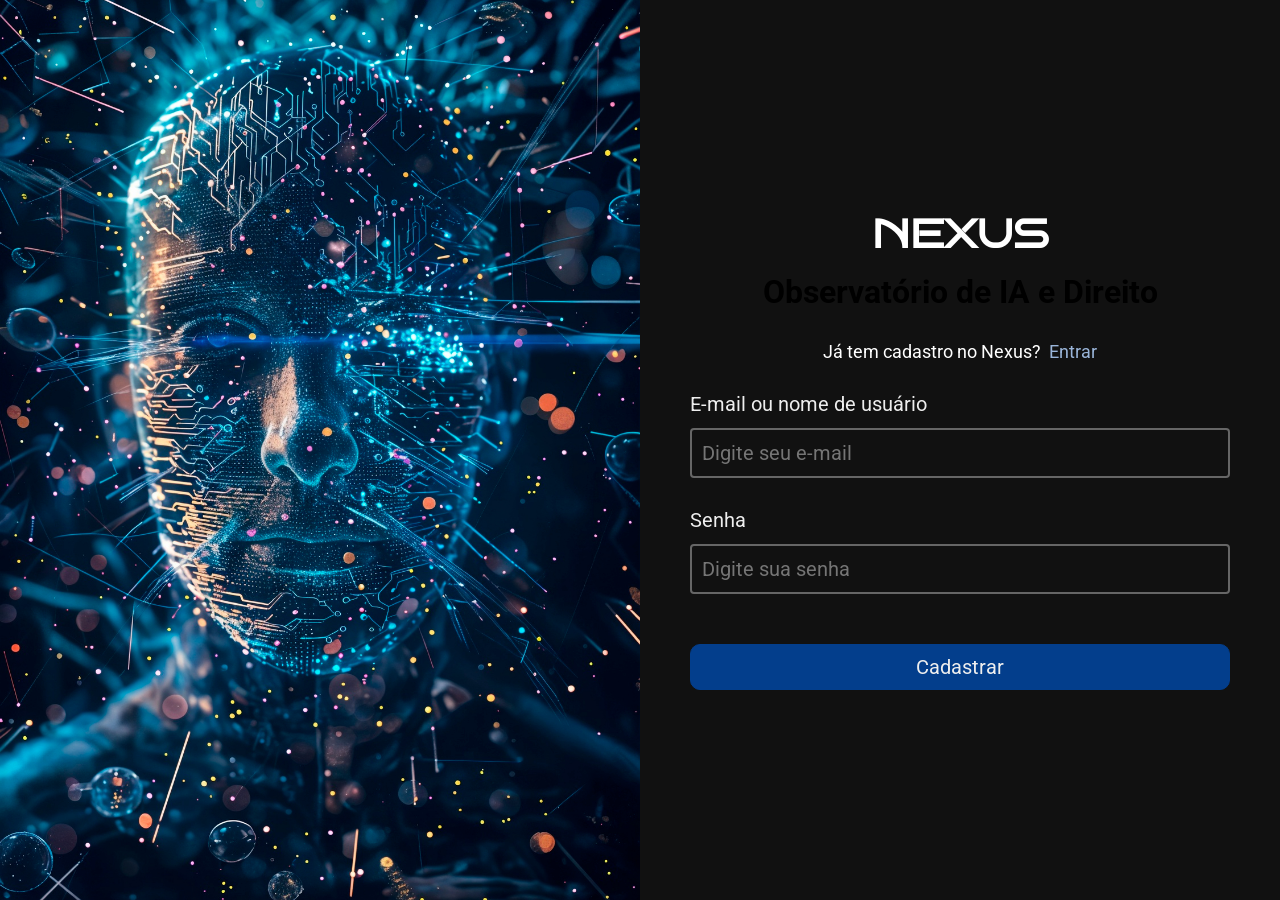
<file: cadastrar.html>
<!doctype html>
<html lang="pt-br">

<head>
  <meta charset="UTF-8" />
  <meta name="viewport" content="width=device-width, initial-scale=1.0" />
  <title>Nexus | Publique seu artigo</title>
  <link rel="stylesheet" href="./css/style.css" />
  <link rel="preconnect" href="https://fonts.googleapis.com" />
  <link rel="preconnect" href="https://fonts.gstatic.com" crossorigin />
  <link
    href="https://fonts.googleapis.com/css2?family=Bruno+Ace+SC&family=Roboto:ital,wght@0,100..900;1,100..900&display=swap"
    rel="stylesheet" />
  <link rel="shortcut icon" href="./media/law-icon.svg" />
</head>

<body>
  <section class="login-page">
    <div class="lateral-login">
      <img class="thumb-login-page" src="./media/login-page-2.jpg" alt="" />
    </div>
    <section class="form-login">
      <h1 class="logo">Nexus</h1>
      <h2>Observatório de IA e Direito</h2>
      <div class="instrucoes">
        <div class="redirect-register">
          <p>Já tem cadastro no Nexus?</p>
          <a href="./login.html">Entrar</a>
        </div>
      </div>
      <form action="" method="" class="">
        <div class="">
          <div class="input-wrapper user">
            <label for="email">E-mail ou nome de usuário</label>
            <input type="text" name="user" id="email" placeholder="Digite seu e-mail" required="" />
          </div>
        </div>

        <div class="input-wrapper password">
          <label for="password">Senha</label>
          <input type="password" name="password" id="password" placeholder="Digite sua senha" required="" />
          <button type="button" aria-label="Mudar visibilidade da senha" data-tooltip="Exibir senha"></button>
        </div>

        <button class="login-btn">Cadastrar</button>
      </form>
    </section>
  </section>
</body>

</html>
</file>
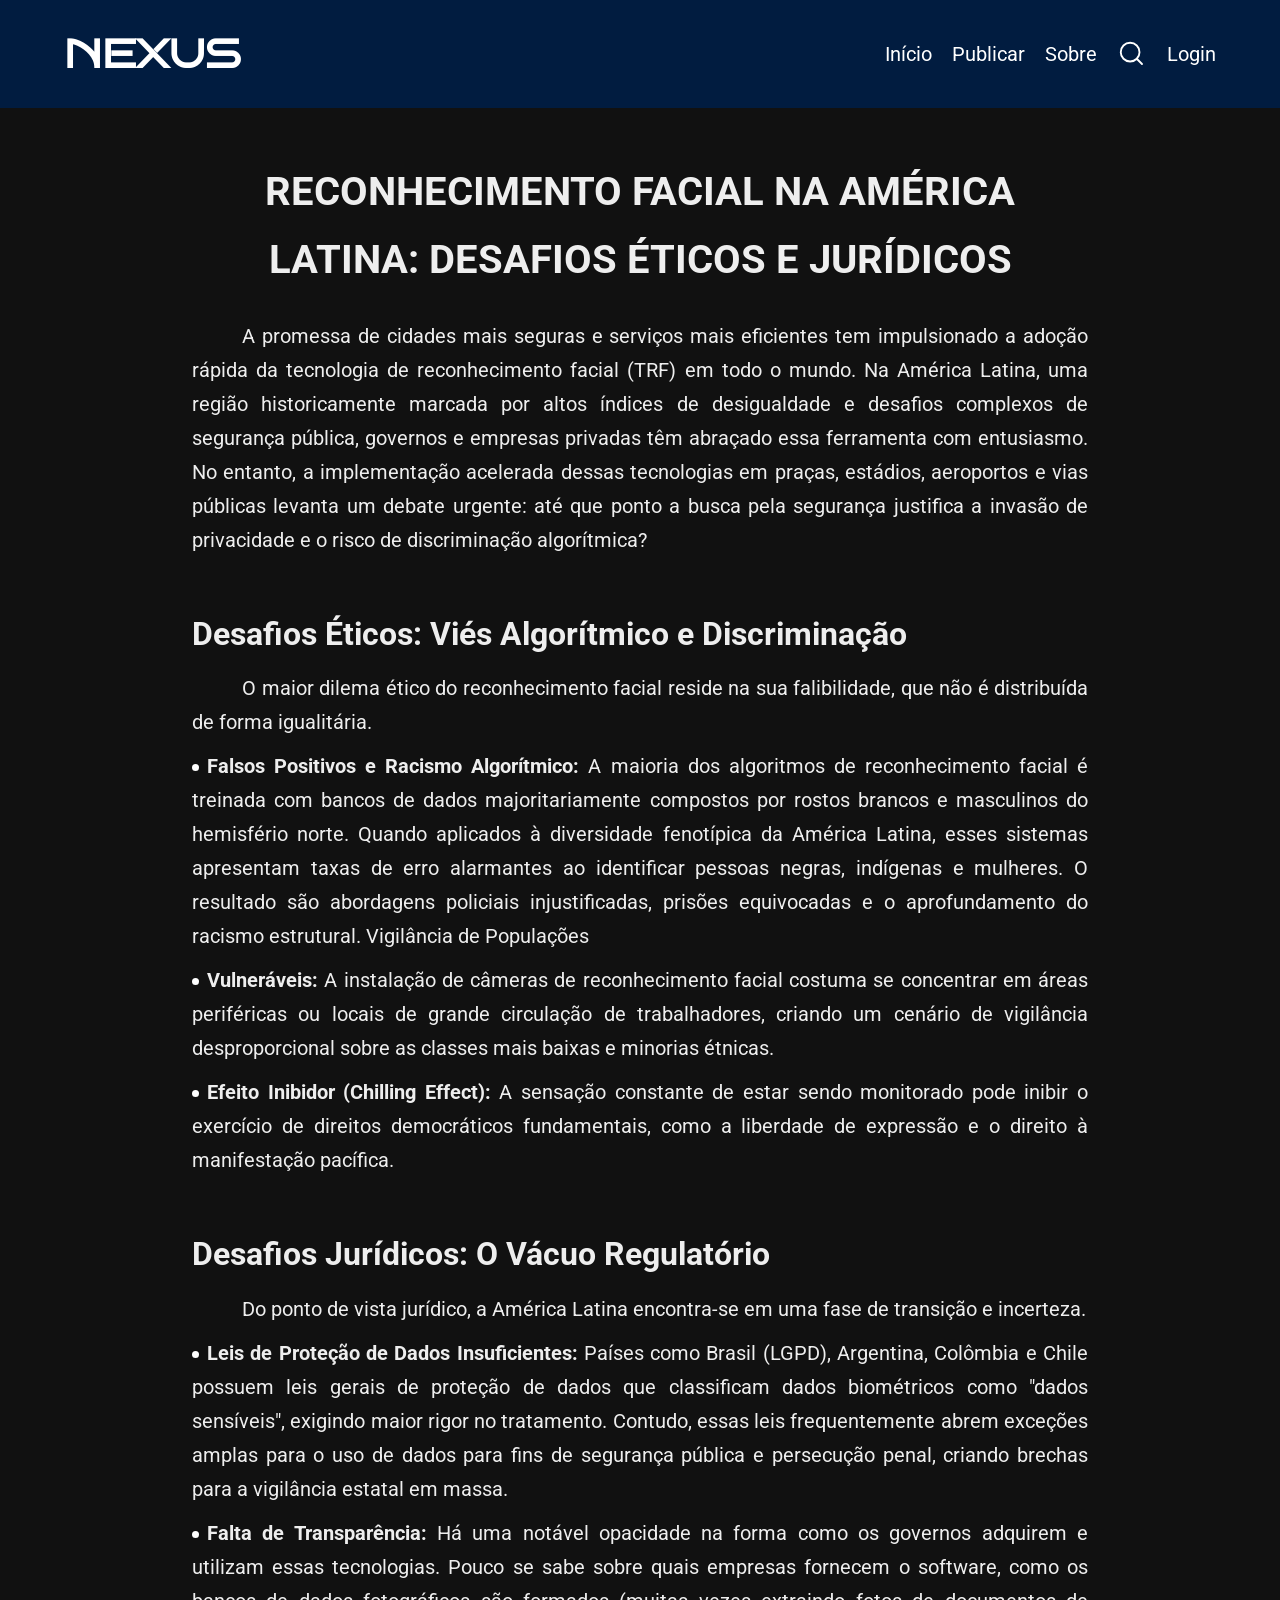
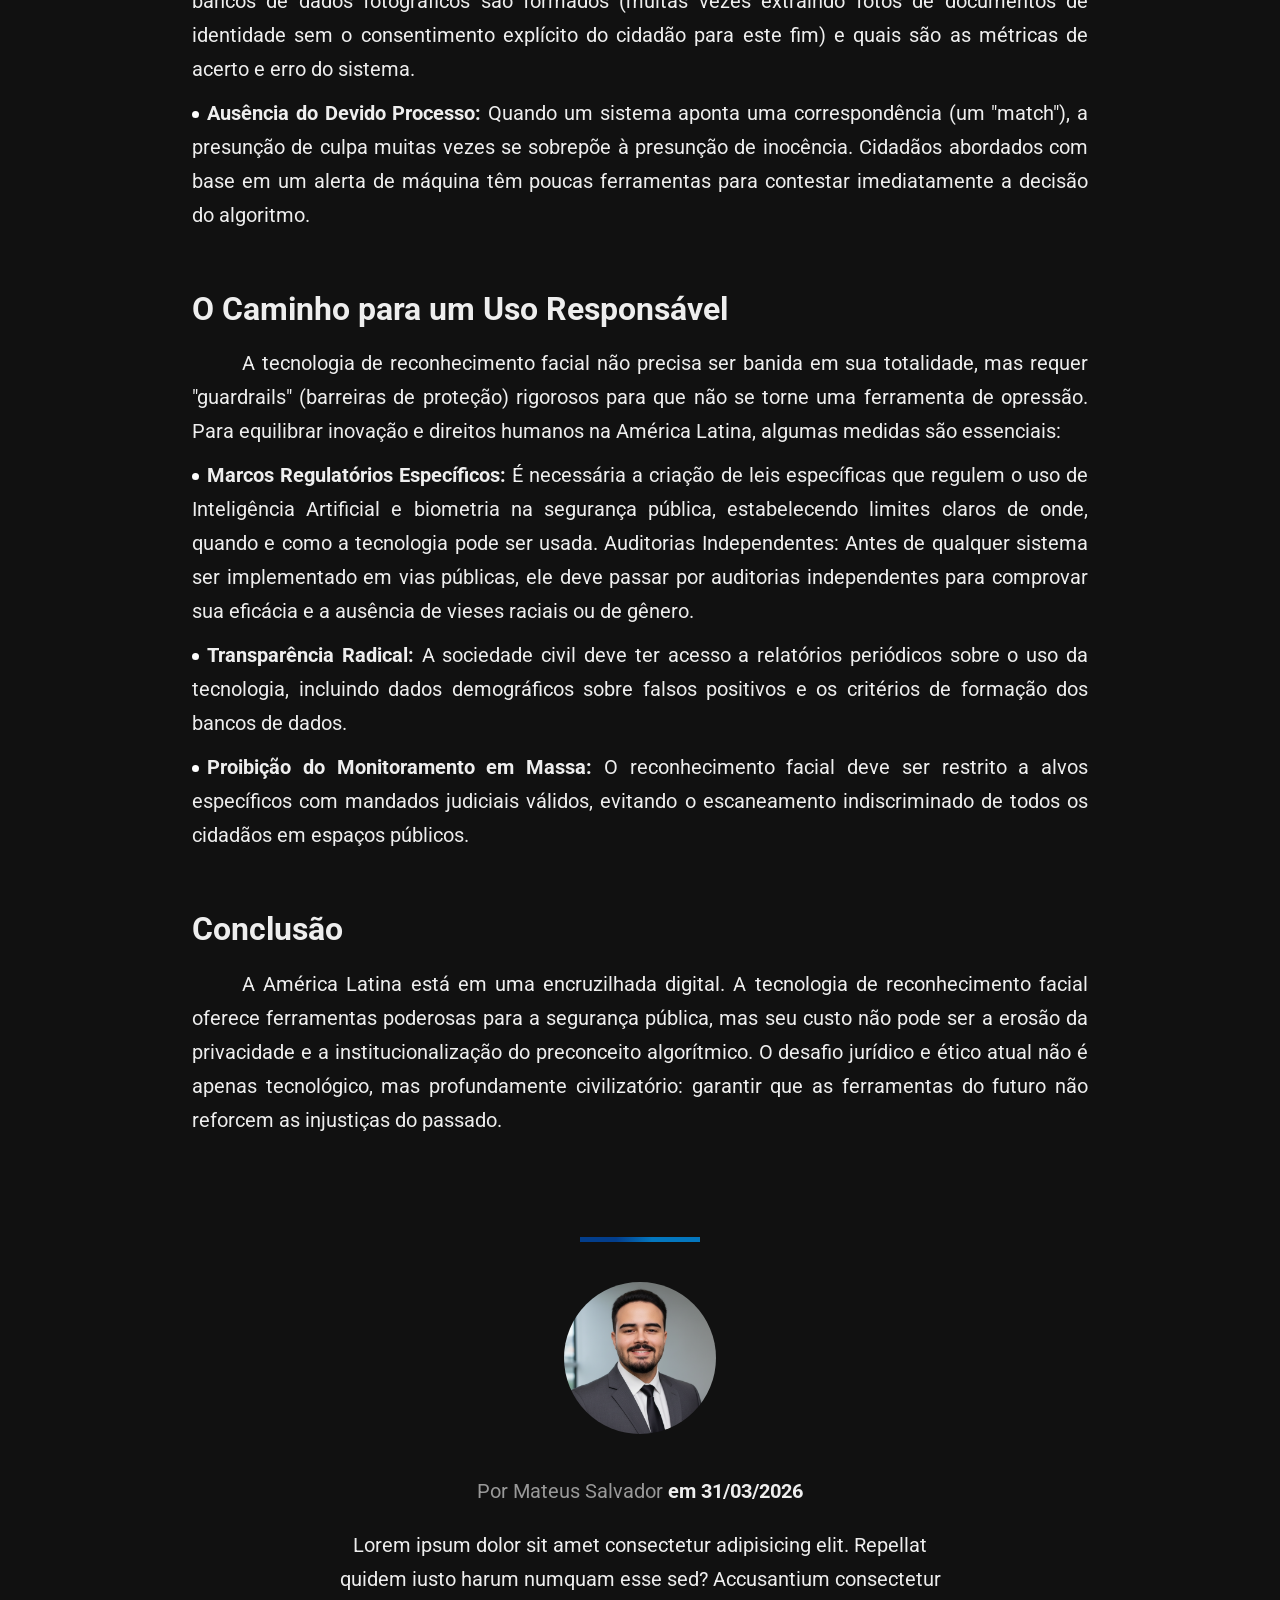
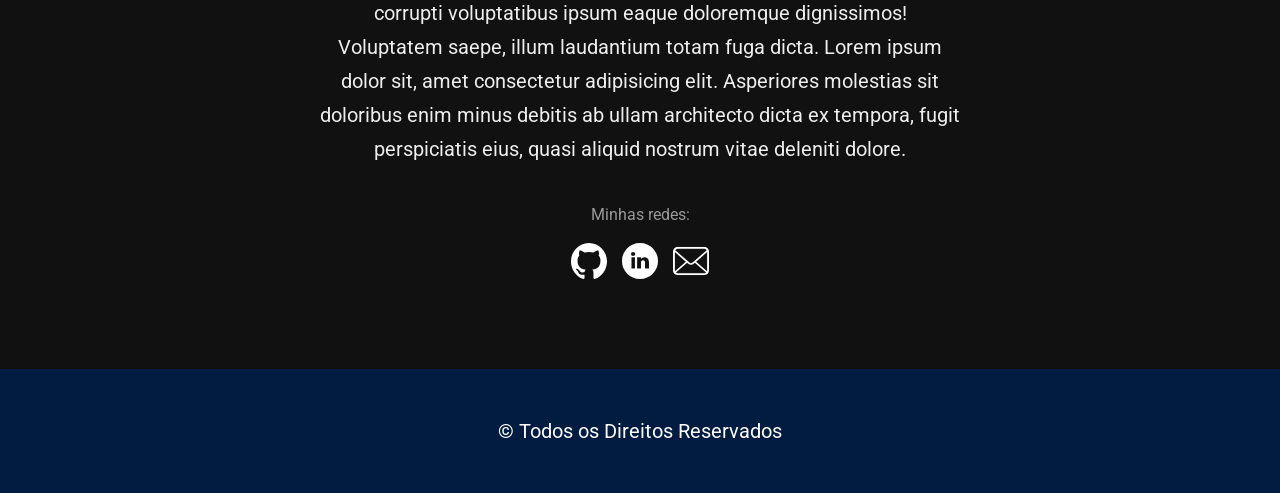
<file: post.html>
<!doctype html>
<html lang="pt-br">

<head>
  <meta charset="UTF-8" />
  <meta name="viewport" content="width=device-width, initial-scale=1.0" />
  <title>Nexus | Publique seu artigo</title>
  <link rel="stylesheet" href="./css/style.css" />
  <link rel="preconnect" href="https://fonts.googleapis.com" />
  <link rel="preconnect" href="https://fonts.gstatic.com" crossorigin />
  <link
    href="https://fonts.googleapis.com/css2?family=Bruno+Ace+SC&family=Roboto:ital,wght@0,100..900;1,100..900&display=swap"
    rel="stylesheet" />
  <link rel="shortcut icon" href="./media/law-icon.svg" />
</head>

<body>
  <header>
    <div class="header interno">
      <a href="./" class="logo">Nexus</a>
      <nav>
        <ul class="menu">
          <li><a href="./">Início</a></li>
          <li><a href="./publicar.html">Publicar</a></li>
          <li><a href="./sobre.html">Sobre</a></li>
          <li class="search-item">
            <a href="#" class="search-icon-link"><img class="img-search-header" src="./media/search-white.svg"
                alt="Abrir barra de pesquisa" /></a>
            <input type="search" class="header-search-input" placeholder="Pesquisar...">
          </li>
          <li><a class="login-button" href="./login.html">Login</a></li>
        </ul>
        <button class="menu-alternativo">
          <img src="./media/menu.svg" alt="Abrir menu" />
        </button>
      </nav>
    </div>
  </header>

  <main class="content">
    <article class="publicacao interno">
      <h1>RECONHECIMENTO FACIAL NA AMÉRICA LATINA: Desafios Éticos e Jurídicos</h1>
      <div class="post-article">
        <p>
          A promessa de cidades mais seguras e serviços mais eficientes tem
          impulsionado a adoção rápida da tecnologia de reconhecimento facial
          (TRF) em todo o mundo. Na América Latina, uma região historicamente
          marcada por altos índices de desigualdade e desafios complexos de
          segurança pública, governos e empresas privadas têm abraçado essa
          ferramenta com entusiasmo. No entanto, a implementação acelerada
          dessas tecnologias em praças, estádios, aeroportos e vias públicas
          levanta um debate urgente: até que ponto a busca pela segurança
          justifica a invasão de privacidade e o risco de discriminação
          algorítmica?
        </p>
        <h2>Desafios Éticos: Viés Algorítmico e Discriminação</h2>
        <p>
          O maior dilema ético do reconhecimento facial reside na sua
          falibilidade, que não é distribuída de forma igualitária.
        </p>
        <ul>
          <li><strong>Falsos Positivos e Racismo Algorítmico:</strong> A maioria dos algoritmos de
            reconhecimento facial é treinada com bancos de dados
            majoritariamente compostos por rostos brancos e masculinos do
            hemisfério norte. Quando aplicados à diversidade fenotípica da
            América Latina, esses sistemas apresentam taxas de erro alarmantes
            ao identificar pessoas negras, indígenas e mulheres. O resultado são
            abordagens policiais injustificadas, prisões equivocadas e o
            aprofundamento do racismo estrutural. Vigilância de Populações</li>
          <li><strong>Vulneráveis:</strong>
            A instalação de câmeras de reconhecimento facial
            costuma se concentrar em áreas periféricas ou locais de grande
            circulação de trabalhadores, criando um cenário de vigilância
            desproporcional sobre as classes mais baixas e minorias étnicas.
          </li>
          <li><strong>Efeito Inibidor (Chilling Effect):</strong>
            A sensação constante de estar
            sendo monitorado pode inibir o exercício de direitos democráticos
            fundamentais, como a liberdade de expressão e o direito à
            manifestação pacífica.
          </li>
        </ul>
        <h2>Desafios Jurídicos: O Vácuo Regulatório</h2>
        <p>
          Do ponto de vista jurídico, a América Latina encontra-se em uma fase
          de transição e incerteza.
        <ul>

          <li><strong>
              Leis de Proteção de Dados Insuficientes:
            </strong>
            Países como Brasil (LGPD), Argentina, Colômbia e Chile possuem leis
            gerais de proteção de dados que classificam dados biométricos como
            "dados sensíveis", exigindo maior rigor no tratamento. Contudo,
            essas leis frequentemente abrem exceções amplas para o uso de dados
            para fins de segurança pública e persecução penal, criando brechas para a vigilância estatal em massa.
          </li>
          <li><strong>Falta de Transparência:</strong>
            Há uma notável opacidade na forma como os governos adquirem e utilizam
            essas tecnologias. Pouco se sabe sobre quais empresas fornecem o
            software, como os bancos de dados fotográficos são formados (muitas
            vezes extraindo fotos de documentos de identidade sem o
            consentimento explícito do cidadão para este fim) e quais são as
            métricas de acerto e erro do sistema.
          </li>
          <li><strong>Ausência do Devido Processo:</strong>
            Quando um sistema aponta uma correspondência (um "match"), a
            presunção de culpa muitas vezes se sobrepõe à presunção de
            inocência. Cidadãos abordados com base em um alerta de máquina têm
            poucas ferramentas para contestar imediatamente a decisão do
            algoritmo.
          </li>
        </ul>
        </p>

        <h2>O Caminho para um Uso Responsável</h2>
        <p>
          A tecnologia de reconhecimento facial não precisa ser banida em sua
          totalidade, mas requer "guardrails" (barreiras de proteção)
          rigorosos para que não se torne uma ferramenta de opressão. Para
          equilibrar inovação e direitos humanos na América Latina, algumas
          medidas são essenciais:
        </p>
        <ul>
          <li><strong>Marcos Regulatórios Específicos:</strong>
            É
            necessária a criação de leis específicas que regulem o uso de
            Inteligência Artificial e biometria na segurança pública,
            estabelecendo limites claros de onde, quando e como a tecnologia
            pode ser usada. Auditorias Independentes: Antes de qualquer sistema
            ser implementado em vias públicas, ele deve passar por auditorias
            independentes para comprovar sua eficácia e a ausência de vieses
            raciais ou de gênero.
          </li>
          <li><strong>Transparência Radical:</strong>
            A sociedade civil deve
            ter acesso a relatórios periódicos sobre o uso da tecnologia,
            incluindo dados demográficos sobre falsos positivos e os critérios de formação dos bancos de dados.
          </li>
          <li><strong>Proibição do Monitoramento em Massa:</strong>
            O reconhecimento facial deve ser restrito a alvos específicos
            com mandados judiciais válidos, evitando o escaneamento
            indiscriminado de todos os cidadãos em espaços públicos.
          </li>
        </ul>
        <h2>Conclusão</h2>
        <p>
          A América Latina está em uma encruzilhada digital. A tecnologia de
          reconhecimento facial oferece ferramentas poderosas para a segurança
          pública, mas seu custo não pode ser a erosão da privacidade e a
          institucionalização do preconceito algorítmico. O desafio jurídico e
          ético atual não é apenas tecnológico, mas profundamente
          civilizatório: garantir que as ferramentas do futuro não reforcem as
          injustiças do passado.
        </p>
      </div>

      <section class="post-author-area">
        <img class="post-author-img" src="./media/perfil.png" alt="">
        <span class="post-author-and-date">Por Mateus Salvador <strong>em 31/03/2026</strong></span>
        <p class="post-author-presentation">
          Lorem ipsum dolor sit amet consectetur adipisicing elit. Repellat quidem iusto harum numquam esse sed? Accusantium consectetur corrupti voluptatibus ipsum eaque doloremque dignissimos! Voluptatem saepe, illum laudantium totam fuga dicta. Lorem ipsum dolor sit, amet consectetur adipisicing elit. Asperiores molestias sit doloribus enim minus debitis ab ullam architecto dicta ex tempora, fugit perspiciatis eius, quasi aliquid nostrum vitae deleniti dolore.
        </p>
        <div class="post-author-social">
          <span>Minhas redes:</span>
          <div class="post-author-redes">
            <a href=""><img src="./media/github.svg" alt="GitHub do autor" title="GitHub do autor"></a>
            <a href=""><img src="./media/linkedin.svg" alt="LinkedIn do Autor" title="LinkedIn do autor"></a>
            <a href=""><img src="./media/email.svg" alt="E-mail do autor" title="E-mail do autor"></a>
          </div>
        </div>
      </section>
    </article>
  </main>

  <footer>
    <div class="footer interno">
      <p><a href="">&copy; Todos os Direitos Reservados</a></p>
    </div>
  </footer>
  <script src="./js/script.js" defer></script>
</body>

</html>
</file>
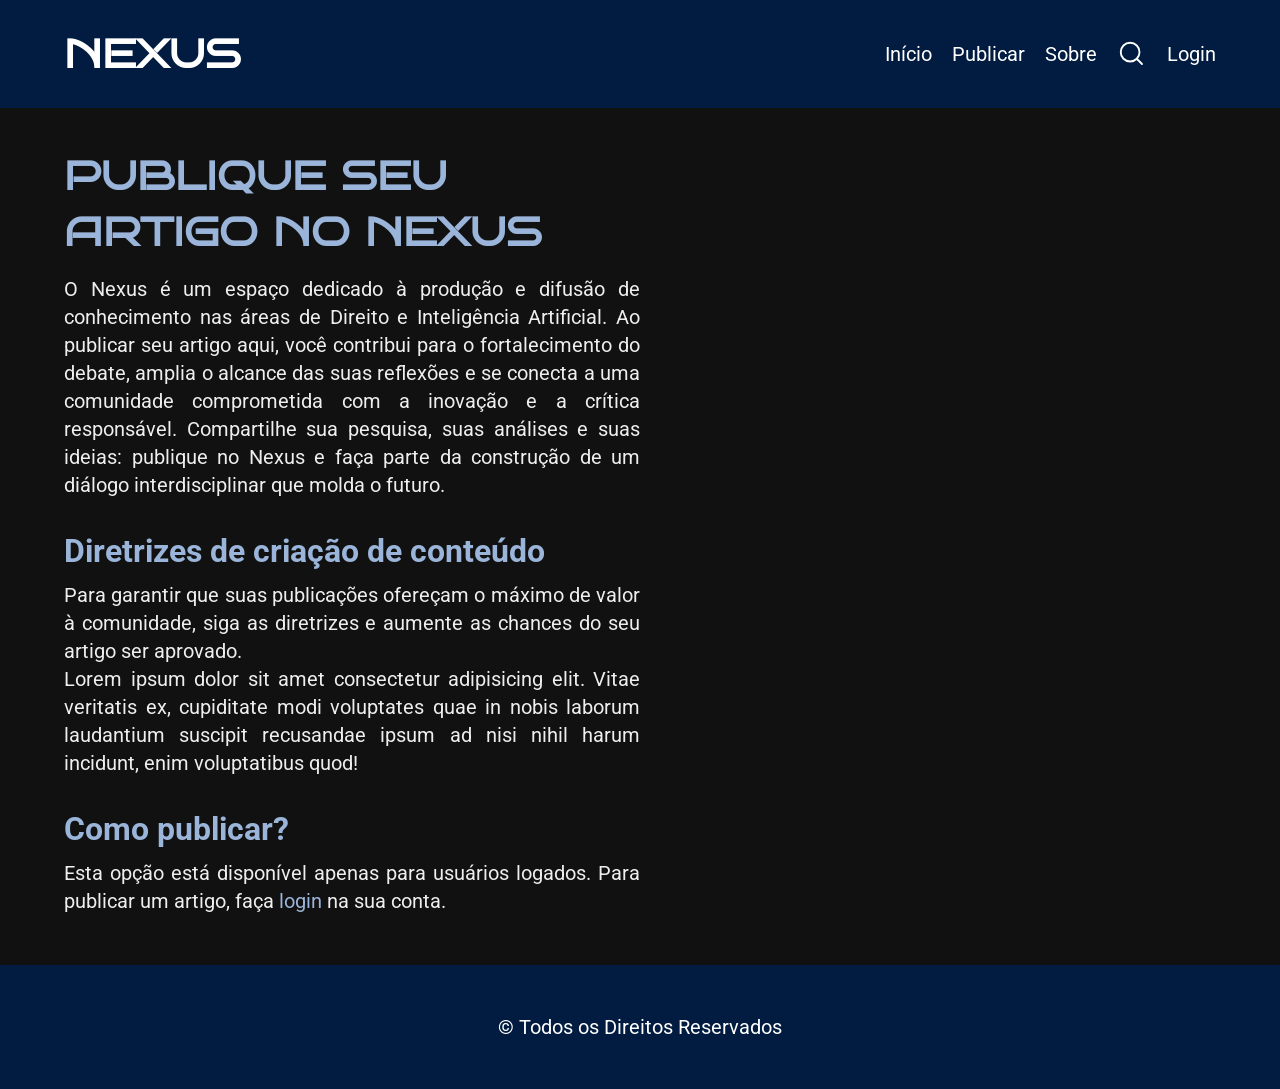
<file: publicar.html>
<!doctype html>
<html lang="pt-br">

<head>
  <meta charset="UTF-8" />
  <meta name="viewport" content="width=device-width, initial-scale=1.0" />
  <title>Nexus | Publique seu artigo</title>
  <link rel="stylesheet" href="./css/style.css" />
  <link rel="preconnect" href="https://fonts.googleapis.com" />
  <link rel="preconnect" href="https://fonts.gstatic.com" crossorigin />
  <link
    href="https://fonts.googleapis.com/css2?family=Bruno+Ace+SC&family=Roboto:ital,wght@0,100..900;1,100..900&display=swap"
    rel="stylesheet" />
  <link rel="shortcut icon" href="./media/law-icon.svg" />
</head>

<body>
  <header>
    <div class="header interno">
      <a href="./" class="logo">Nexus</a>
      <nav>
        <ul class="menu">
          <li><a href="./">Início</a></li>
          <li><a href="./publicar.html">Publicar</a></li>
          <li><a href="./sobre.html">Sobre</a></li>
          <li class="search-item">
            <a href="#" class="search-icon-link"><img class="img-search-header" src="./media/search-white.svg"
                alt="Abrir barra de pesquisa" /></a>
            <input type="search" class="header-search-input" placeholder="Pesquisar...">
          </li>
          <li><a class="login-button" href="./login.html">Login</a></li>
        </ul>
        <button class="menu-alternativo">
          <img src="./media/menu.svg" alt="Abrir menu" />
        </button>
      </nav>
    </div>
  </header>

  <main>
    <div class="publish interno">
      <h1>Publique seu artigo no Nexus</h1>
      <p>
        O Nexus é um espaço dedicado à produção e difusão de conhecimento nas
        áreas de Direito e Inteligência Artificial. Ao publicar seu artigo
        aqui, você contribui para o fortalecimento do debate, amplia o alcance
        das suas reflexões e se conecta a uma comunidade comprometida com a
        inovação e a crítica responsável. Compartilhe sua pesquisa, suas
        análises e suas ideias: publique no Nexus e faça parte da construção
        de um diálogo interdisciplinar que molda o futuro.
      </p>
      <h2>Diretrizes de criação de conteúdo</h2>
      <p>
        Para garantir que suas publicações ofereçam o máximo de valor à
        comunidade, siga as diretrizes e aumente as chances do seu artigo ser
        aprovado.
      </p>
      <p>
        Lorem ipsum dolor sit amet consectetur adipisicing elit. Vitae
        veritatis ex, cupiditate modi voluptates quae in nobis laborum
        laudantium suscipit recusandae ipsum ad nisi nihil harum incidunt,
        enim voluptatibus quod!
      </p>

      <h2>Como publicar?</h2>
      <p>
        Esta opção está disponível apenas para usuários logados. Para publicar
        um artigo, faça <a href="./login.html">login</a> na sua conta.
      </p>
    </div>
  </main>

  <footer>
    <div class="footer interno">
      <p><a href="">&copy; Todos os Direitos Reservados</a></p>
    </div>
  </footer>
  <script src="./js/script.js" defer></script>
</body>

</html>
</file>
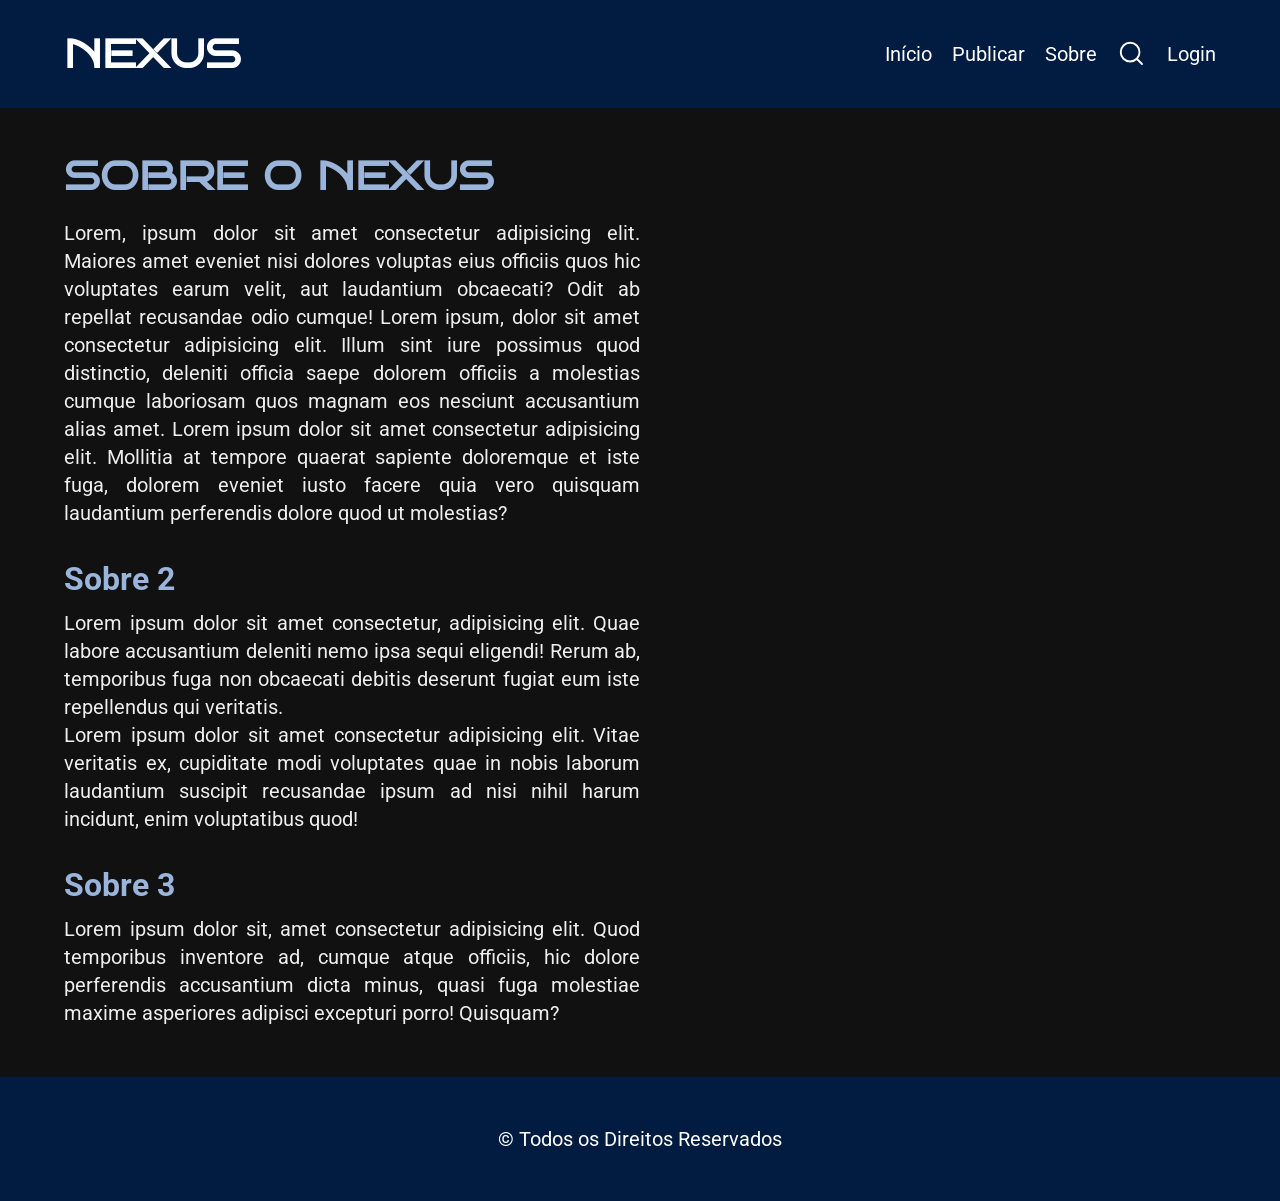
<file: sobre.html>
<!doctype html>
<html lang="pt-br">

<head>
  <meta charset="UTF-8" />
  <meta name="viewport" content="width=device-width, initial-scale=1.0" />
  <title>Nexus | Sobre nós</title>
  <link rel="stylesheet" href="./css/style.css" />
  <link rel="preconnect" href="https://fonts.googleapis.com" />
  <link rel="preconnect" href="https://fonts.gstatic.com" crossorigin />
  <link
    href="https://fonts.googleapis.com/css2?family=Bruno+Ace+SC&family=Roboto:ital,wght@0,100..900;1,100..900&display=swap"
    rel="stylesheet" />
  <link rel="shortcut icon" href="./media/law-icon.svg" />
</head>

<body>
  <header>
    <div class="header interno">
      <a href="./" class="logo">Nexus</a>
      <nav>
        <ul class="menu">
          <li><a href="./">Início</a></li>
          <li><a href="./publicar.html">Publicar</a></li>
          <li><a href="./sobre.html">Sobre</a></li>
          <li class="search-item">
            <a href="#" class="search-icon-link"><img class="img-search-header" src="./media/search-white.svg"
                alt="Abrir barra de pesquisa" /></a>
            <input type="search" class="header-search-input" placeholder="Pesquisar...">
          </li>
          <li><a class="login-button" href="./login.html">Login</a></li>
        </ul>
        <button class="menu-alternativo">
          <img src="./media/menu.svg" alt="Abrir menu" />
        </button>
      </nav>
    </div>
  </header>

  <main>
    <div class="sobre interno">
      <h1>Sobre o Nexus</h1>
      <p>
        Lorem, ipsum dolor sit amet consectetur adipisicing elit. Maiores amet
        eveniet nisi dolores voluptas eius officiis quos hic voluptates earum
        velit, aut laudantium obcaecati? Odit ab repellat recusandae odio
        cumque! Lorem ipsum, dolor sit amet consectetur adipisicing elit.
        Illum sint iure possimus quod distinctio, deleniti officia saepe
        dolorem officiis a molestias cumque laboriosam quos magnam eos
        nesciunt accusantium alias amet. Lorem ipsum dolor sit amet
        consectetur adipisicing elit. Mollitia at tempore quaerat sapiente
        doloremque et iste fuga, dolorem eveniet iusto facere quia vero
        quisquam laudantium perferendis dolore quod ut molestias?
      </p>
      <h2>Sobre 2</h2>
      <p>
        Lorem ipsum dolor sit amet consectetur, adipisicing elit. Quae labore
        accusantium deleniti nemo ipsa sequi eligendi! Rerum ab, temporibus
        fuga non obcaecati debitis deserunt fugiat eum iste repellendus qui
        veritatis.
      </p>
      <p>
        Lorem ipsum dolor sit amet consectetur adipisicing elit. Vitae
        veritatis ex, cupiditate modi voluptates quae in nobis laborum
        laudantium suscipit recusandae ipsum ad nisi nihil harum incidunt,
        enim voluptatibus quod!
      </p>

      <h2>Sobre 3</h2>
      <p>
        Lorem ipsum dolor sit, amet consectetur adipisicing elit. Quod
        temporibus inventore ad, cumque atque officiis, hic dolore perferendis
        accusantium dicta minus, quasi fuga molestiae maxime asperiores
        adipisci excepturi porro! Quisquam?
      </p>
    </div>
  </main>

  <footer>
    <div class="footer interno">
      <p><a href="">&copy; Todos os Direitos Reservados</a></p>
    </div>
  </footer>
  <script src="./js/script.js" defer></script>
</body>

</html>
</file>
<file: css/style.css>
:root {
  font-size: 10px;
  --preto: #000000;
  --azul-1: #011c40;
  --azul-2-rgb: 3, 62, 140;
  --azul-2: #033e8c;
  --azul-3: #0455bf;
  --azul-4: #0477bf;
  --azul-5: #9ab5d9;
  --branco: #ffffff;
  --fundo: #111;
  --cinza: #666666;
  --cinza-claro: #999999;
  --texto: #eeeeee;
}

html {
  height: 100%;
  max-width: 100%;
  overflow-x: hidden;
}

body {
  max-width: 100%;
  background-color: var(--fundo);
  display: flex;
  flex-direction: column;
  min-height: 100vh;
  min-height: 100dvh;
}

* {
  margin: 0;
  padding: 0;
  border: none;
  text-decoration: none;
  list-style: none;
  font-family: "Roboto", Helvetica, Arial, sans-serif;
  box-sizing: border-box;
  font-size: 2rem;
}
a {
  color: var(--texto);
}
h1,
.logo {
  font-size: 4rem;
}

h2 {
  font-size: 3.2rem;
}

h3 {
  font-size: 2.8rem;
}

header {
  background-color: var(--azul-1);
  width: 100%;
  overflow: hidden;
}

.logo {
  color: var(--branco);
  font-weight: bold;
  text-transform: uppercase;
  font-family: "Bruno Ace SC", Helvetica, Arial, sans-serif;
}

.interno {
  max-width: 90vw;
  margin: auto;
}

.header {
  display: flex;
  justify-content: space-between;
  padding: 30px 0;
  align-items: center;
}

nav {
  position: relative;
}

.menu {
  display: flex;
  gap: 20px;
  align-items: center;
}

.menu a {
  text-transform: capitalize;
  color: var(--branco);
  font-family: "Roboto", Helvetica, Arial, sans-serif;
  transition: all 300ms ease-in-out;
}

.menu a:hover,
footer a:hover {
  color: var(--azul-5);
}

.search-item {
  display: flex;
  align-items: center;
  justify-content: center;
  position: relative;
}

.header-search-input {
  position: absolute;
  right: 40px;
  top: 50%;
  transform: translateY(-50%);
  width: 0;
  padding: 0;
  border: none;
  opacity: 0;
  visibility: hidden;
  transition: all 300ms ease-in-out;
  background-color: var(--azul-1);
  color: var(--texto);
  border-radius: 4px;
  font-size: 1.6rem;
  height: 34px;
  outline: none;
}

.header-search-input.active {
  width: 240px;
  padding: 7px 14px;
  border: 2px solid var(--branco);
  opacity: 1;
  visibility: visible;
}

.search-icon-link {
  display: flex;
  align-items: center;
}
.menu img {
  height: 30px;
}

a.login-button {
  color: var(--branco);
  transition: all 300ms ease-in-out;
}

a.login-button:hover {
  border-color: var(--azul-5);
}

i {
  font-size: 2.2rem;
}

.menu-alternativo {
  width: 40px;
  background-color: transparent;
  display: none;
  cursor: pointer;
  z-index: 1001;
}

.menu-alternativo img {
  max-width: 100%;
}

.blog-title-section.externo {
  background-color: var(--azul-1);
  background-image: linear-gradient(to bottom, var(--azul-1), var(--fundo));
  background-repeat: no-repeat;
  background-size: cover;
  background-position: 100% 70%;
  margin-bottom: 10px;
}

.last-posts {
  display: flex;
  justify-content: flex-end;
  gap: 20px;
}

.blog-title-section.interno {
  display: flex;
  flex-direction: column;
  justify-content: center;
  align-items: center;
}

.blog-title-section-text {
  margin-top: 10px;
  max-width: 800px;
  grid-column: 2/3;
  padding: 20px 0;
  justify-self: start;
}

.blog-title-section h1,
.blog-title-section h2,
h1 span {
  color: var(--branco);
  text-align: center;
  line-height: 1.4;
  font-family: "Bruno Ace SC", Helvetica, Arial, sans-serif;
  max-width: 100%;
  position: relative;
  z-index: 1001;
}

.blog-title-section-text * {
  color: var(--texto);
  text-align: center;
}

.blog-title-section h1 {
  padding-bottom: 0;
}

.blog-title-section h2 {
  letter-spacing: 2px;
  margin-bottom: 10px;
}

.blog-title-section p {
  font-size: 2.5rem;
  margin-top: 10px;
  line-height: 1.4;
  word-spacing: 0;
  letter-spacing: 0;
}

h1 {
  text-transform: uppercase;
  padding-bottom: 15px;
}

h1 span {
  text-transform: lowercase;
}

.search-section {
  padding: 20px 0;
}

.search-section h2 {
  color: var(--branco);
  text-align: left;
  margin-bottom: 10px;
}

.search-post input,
.form-login input,
.search-section select {
  width: 100%;
  outline: none;
  transition: all 300ms ease-in-out;
  height: 50px;
}

.search-section select,
.search-post [placeholder] {
  font-size: 1.75rem;
}

[for="category"] {
  display: none;
}

.num-posts,
.num-posts span {
  color: var(--branco);
}

.num-posts span {
  font-weight: bold;
}

.category-and-num-posts {
  display: flex;
  align-items: center;
  justify-content: space-between;
  width: 100%;
  margin-top: 20px;
}

.search-section input,
.search-filter select,
.login-page input {
  background-color: var(--fundo);
  color: var(--cinza);
  padding: 10px;
  border-radius: 4px;
  border: 2px solid var(--cinza);
}

.search-post input:focus-within,
.form-login input:focus-within,
.search-filter select:focus-within {
  background-color: var(--preto);
  border-color: var(--azul-3);
}

main {
  margin: 0px 0px 30px 0;
  flex: 1 1 auto;
}

.content {
  flex: 1 1 auto;
}

.posts {
  display: grid;
  grid-template-columns: repeat(auto-fill, minmax(330px, 1fr));
  gap: 20px;
  grid-auto-rows: auto;
}

.post * {
  color: var(--cinza);
}
.post {
  display: flex;
  flex-direction: column;
  border: 1px solid var(--cinza);
  border-radius: 4px;
  background-color: var(--fundo);
  height: 100%;
  transition: all 300ms ease-in-out;
  overflow: hidden;
}

.post:hover {
  border: 1px solid var(--azul-5);
}

.post-info {
  padding: 10px 15px;
  display: grid;
  gap: 15px;
  text-align: center;
  align-content: space-around;
}

.post img {
  display: block;
  max-width: 100%;
  max-height: 220px;
  width: 100%;
  object-fit: cover;
  object-position: center center;
}
.post,
.post-title,
.author-name {
  transition: all 0.25s ease-in-out;
}
.post-title {
  color: var(--texto);
  padding-top: 10px;
  font-size: 2.2rem;
}

.post:hover .post-title,
.post:hover .author-name {
  color: var(--azul-5);
}

.author-and-date {
  display: flex;
  flex-direction: row;
  justify-content: center;
  gap: 5px;
  align-items: center;
  padding: 5px 0px;
}

.author-and-date .author-img {
  width: 36px;
  height: 36px;
  border-radius: 25px;
  object-fit: cover;
  object-position: center center;
  margin-right: 10px;
}

.author-and-date .author-name {
  color: var(--cinza);
  font-family: "Roboto", Helvetica, Arial, sans-serif;
  font-size: 1.4rem;
}
.post-category {
  color: var(--azul-4);
}

footer {
  background-color: var(--azul-1);
  padding: 50px;
  width: 100%;
  margin-top: auto;
}
.footer a {
  color: var(--branco);
  transition: all 300ms ease-in-out;
}

.footer p {
  text-align: center;
}

.publish,
.sobre {
  display: grid;
  grid-template-columns: 1fr 1fr;
  padding: 20px 0;
}

.publish *,
.sobre * {
  grid-column: 1/2;
  text-align: left;
}

.publish h1,
.sobre h1 {
  font-family: "Bruno Ace SC", Helvetica, Arial, sans-serif;
  margin-top: 20px;
  color: var(--azul-5);
  line-height: 1.4;
}
.publish p,
.sobre p {
  line-height: 1.4;
  color: var(--texto);
  text-align: justify;
}
.publish h2,
.sobre h2 {
  line-height: 1.4;
  color: var(--azul-5);
  margin-top: 30px;
  margin-bottom: 7px;
}
.publish a,
.sobre a {
  color: var(--azul-5);
}

/* Página da Publicação */
.publicacao h1,
.publicacao h2 {
  color: var(--texto);
  font-family: "Roboto", Helvetica, Arial, sans-serif;
  text-align: center;
}
.publicacao h2 {
  margin-top: 20px;
}

.publicacao .post-article li {
  position: relative;
  margin-bottom: 5px;
  margin-top: 10px;
}

.post-article li strong {
  margin-left: 15px;
}

.post-article strong {
  color: var(--azul-1);
}

.publicacao.interno {
  max-width: 70vw;
  padding: 50px 0;
}

strong {
  font-weight: bold;
  color: var(--branco);
}

.publicacao .post-article li::before {
  content: "";
  width: 7px;
  height: 7px;
  background-color: var(--branco);
  border-radius: 50%;
  position: absolute;
  left: -15px;
  top: 15px;
  margin-left: 15px;
}

.publicacao .post-article li::marker {
  margin: 0;
}

.publicacao * {
  line-height: 1.7;
}

.publicacao h1 {
  margin-bottom: 10px;
  text-align: center;
}

.publicacao h2,
.publicacao h3 {
  margin-top: 50px;
  text-align: left;
  padding-bottom: 10px;
}
.publicacao a,
.publicacao p,
.publicacao li,
.publicacao strong {
  color: var(--texto);
  text-align: justify;
}

.publicacao p {
  text-indent: 50px;
}

.post-author-area {
  margin-top: 100px;
  display: flex;
  flex-direction: column;
  align-items: center;
  border-radius: 4px;
}

.post-author-area::before {
  content: "";
  display: block;
  height: 5px;
  width: 120px;
  background-image: linear-gradient(
    to right,
    var(--azul-2) 30%,
    var(--azul-4) 60%
  );
  margin-bottom: 40px;
}

.post-author-img {
  object-fit: cover;
  object-position: center center;
  width: 152px;
  height: 152px;
  border-radius: 76px;
  margin-bottom: 40px;
}

.post-author-area * {
  color: var(--texto);
}

.post-author-area span {
  margin-bottom: 20px;
  color: var(--cinza-claro);
}

p.post-author-presentation {
  text-indent: 0;
  max-width: 50vw;
  text-align: center;
  margin-bottom: 20px;
}

.post-author-social span {
  font-size: 1.6rem;
  display: block;
  text-align: center;
  margin: 15px 0;
}

.post-author-redes {
  display: flex;
  gap: 15px;
  align-items: center;
}

.post-author-redes img {
  width: 36px;
  height: 36px;
}

/* Início da Página de Login */

.login-page {
  display: grid;
  grid-template-columns: 1fr 1fr;
}
.lateral-login {
  max-height: 100%;
  background-color: var(--azul-1);
}
.lateral-login img {
  max-height: 100vh;
  height: 100%;
  width: 100%;
  object-fit: cover;
  object-position: center center;
}

.form-login {
  display: flex;
  flex-direction: column;
  justify-content: center;
  align-items: stretch;
  text-align: center;
  padding: 50px;
  height: 100%;
}

.redirect-register {
  display: flex;
  justify-content: center;
  gap: 8px;
}

.redirect-register * {
  font-size: 1.8rem;
}

.instrucoes p {
  color: var(--branco);
}

.instrucoes a {
  color: var(--azul-5);
}

.form-login h2 {
  padding-bottom: 30px;
}

.thumb-login-page {
  max-width: 100%;
  object-fit: cover;
  object-position: center center;
  display: block;
}

.form-login button,
.form-login input-wrapper,
.form-login input {
  width: 100%;
}

.input-wrapper {
  display: flex;
  flex-direction: column;
  align-items: flex-start;
}
.input-wrapper label {
  text-align: left;
  color: var(--texto);
  padding-top: 30px;
  padding-bottom: 12px;
}
.recuperar-senha {
  display: block;
  text-align: right;
  padding-top: 20px;
  transition: all 0.3s ease-in-out;
  padding-right: 2px;
}
.recuperar-senha:hover {
  color: var(--azul-5);
}

.login-page .login-btn {
  display: block;
  padding: 10px 20px;
  border-radius: 10px;
  background-color: rgb(var(--azul-2-rgb));
  color: var(--texto);
  width: 100%;
  transition: all 0.3s ease-in-out;
  border: 1px var(--azul-2) solid;
  margin-top: 50px;
}

.login-btn:hover {
  cursor: pointer;
  background-color: rgba(var(--azul-2-rgb), 0.7);
  border: 1px var(--azul-2) solid;
}

.login-page input {
  color: var(--texto);
}

@media (max-width: 1024px) {
  h1 {
    font-size: 3.2rem;
  }
  h2 {
    font-size: 2.8rem;
  }
  h3 {
    font-size: 2.2rem;
  }
  .post-title {
    font-size: 1.9rem;
  }
  .sobre,
  .publish {
    grid-template-columns: 1fr;
  }
  .login-page {
    grid-template-columns: 1fr 2fr;
  }
  p,
  .blog-title-section-text p,
  li,
  strong,
  span,
  input,
  input[placeholder],
  a {
    font-size: 2.2rem;
  }

  .lateral-login .thumb-login-page {
    height: 100vh;
  }
}

@media (max-width: 768px) {
  body {
    overflow-x: hidden;
  }

  .post-author-area p {
    max-width: 80vw;
  }
  .menu {
    position: absolute;
    top: 101px;
    right: 0;
    background: var(--azul-1);
    width: 50vw;
    height: calc(100vh - 101px);
    flex-direction: column;
    align-items: center;
    justify-content: flex-start;
    padding-top: 40px;
    gap: 10px;
    transform: translateX(100%);
    transition: all 300ms ease-in-out;
  }

  .menu.active {
    transform: translateX(0);
    display: flex;
    flex-direction: column;
    align-items: center;
  }
  .menu li {
    margin-left: 0;
    opacity: 0;
  }
  .menu a {
    display: block;
    padding: 15px;
  }
  .menu-alternativo {
    display: block;
  }
  .blog-title-section-text {
    max-width: 100%;
  }
  .posts {
    grid-template-columns: repeat(auto-fit, minmax(290px, 1fr));
  }
  .header-search-input {
    padding: 5px 10px;
    right: 50%;
    transform: translate(50%, -50%);
  }
  .header-search-input.active {
    width: 99%;
    margin-right: 0;
    right: 50%;
    transform: translate(50%, -50%);
  }
  .login-page {
    display: flex;
    flex-direction: column;
  }
  .login-page .lateral-login {
    height: 200px;
  }
  .lateral-login .thumb-login-page {
    height: 100%;
    width: 100%;
    object-fit: cover;
    object-position: 50% 40%;
  }

  .form-login {
    display: flex;
    justify-content: flex-start;
    padding: 30px;
    height: 100%;
  }

  .publicacao.interno {
    max-width: 90vw;
  }
}

@media (max-width: 480px) {
  .posts {
    grid-template-columns: repeat(auto-fit, minmax(290px, 1fr));
  }
  h1 {
    font-size: 2.8rem;
  }
  h2 {
    font-size: 2.4rem;
  }
  h3 {
    font-size: 2rem;
  }
  .post-title {
    font-size: 1.75rem;
  }

  .login-btn {
    margin-top: 30px !important;
  }

  .redirect-register {
    flex-direction: column;
    gap: 5px;
  }
  p,
  .blog-title-section-text p,
  li,
  strong,
  span,
  input,
  input[placeholder],
  a {
    font-size: 1.8rem;
  }
}
</file>
